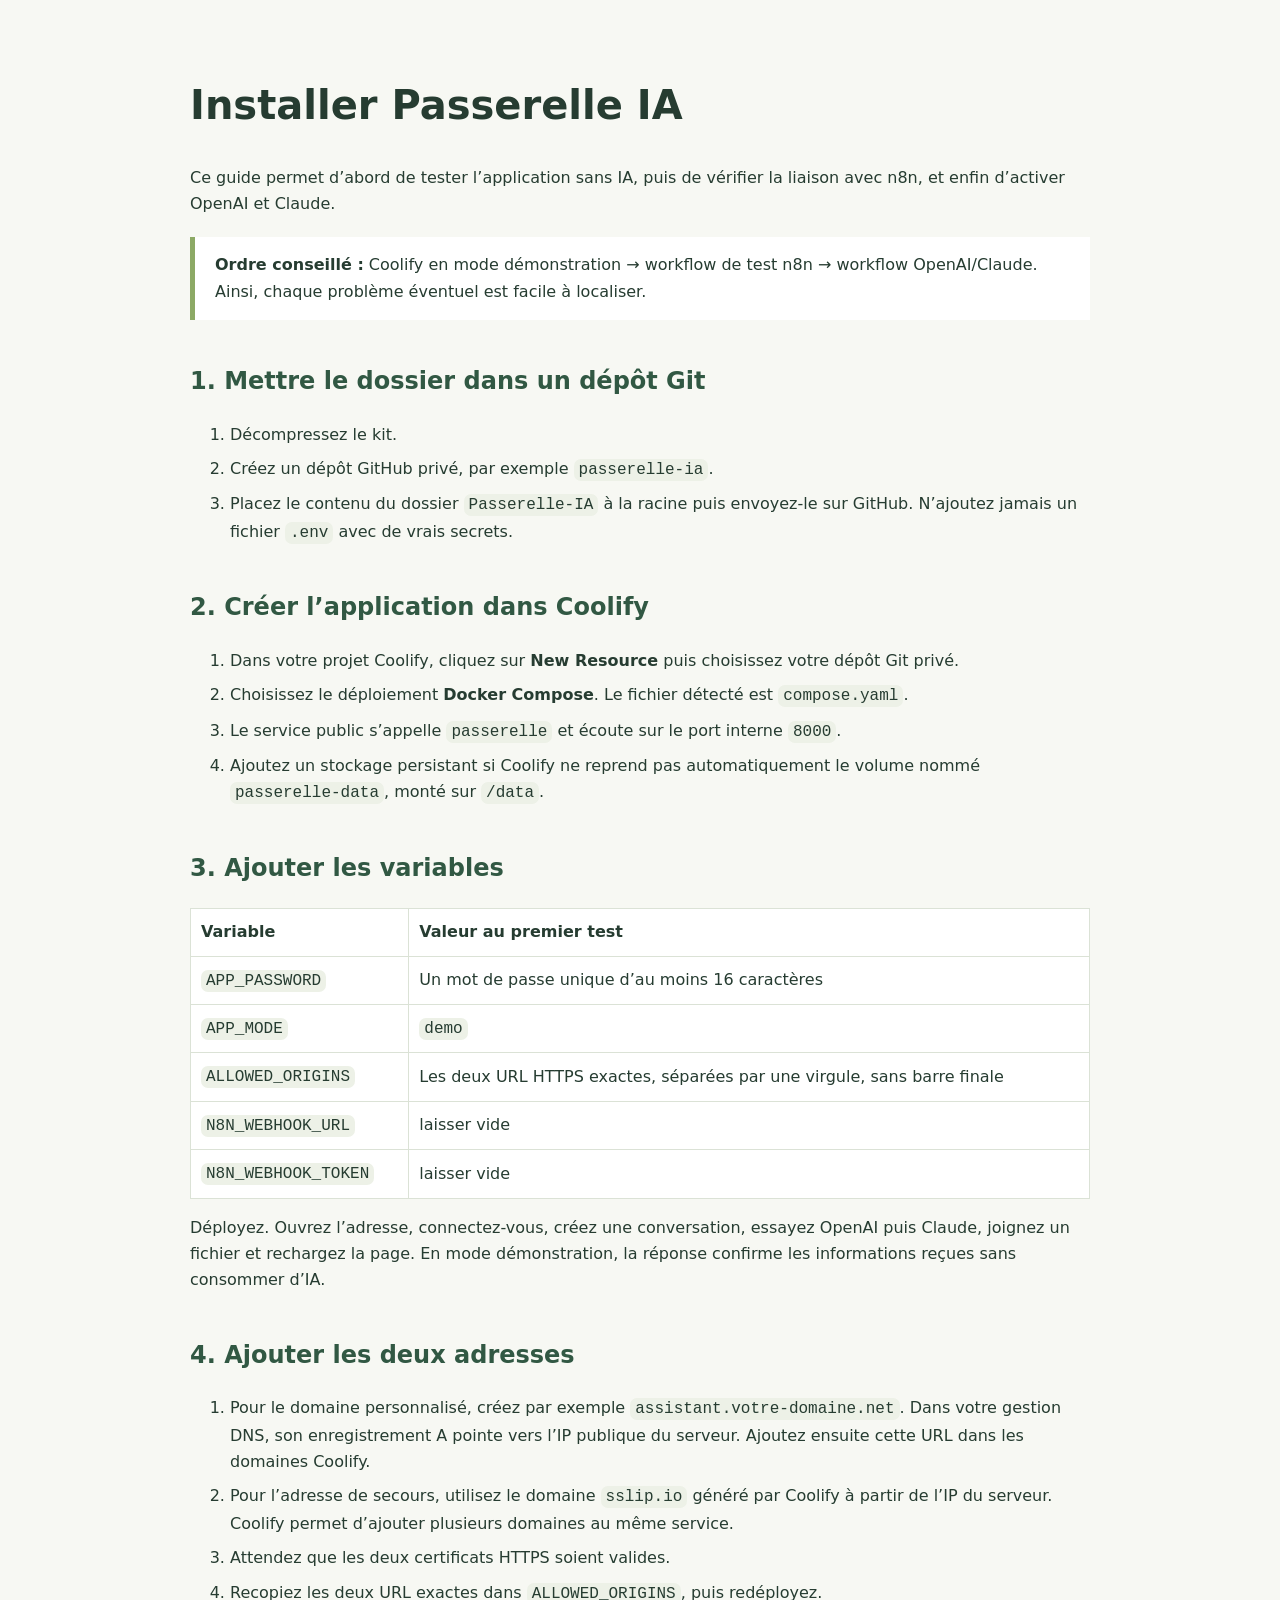
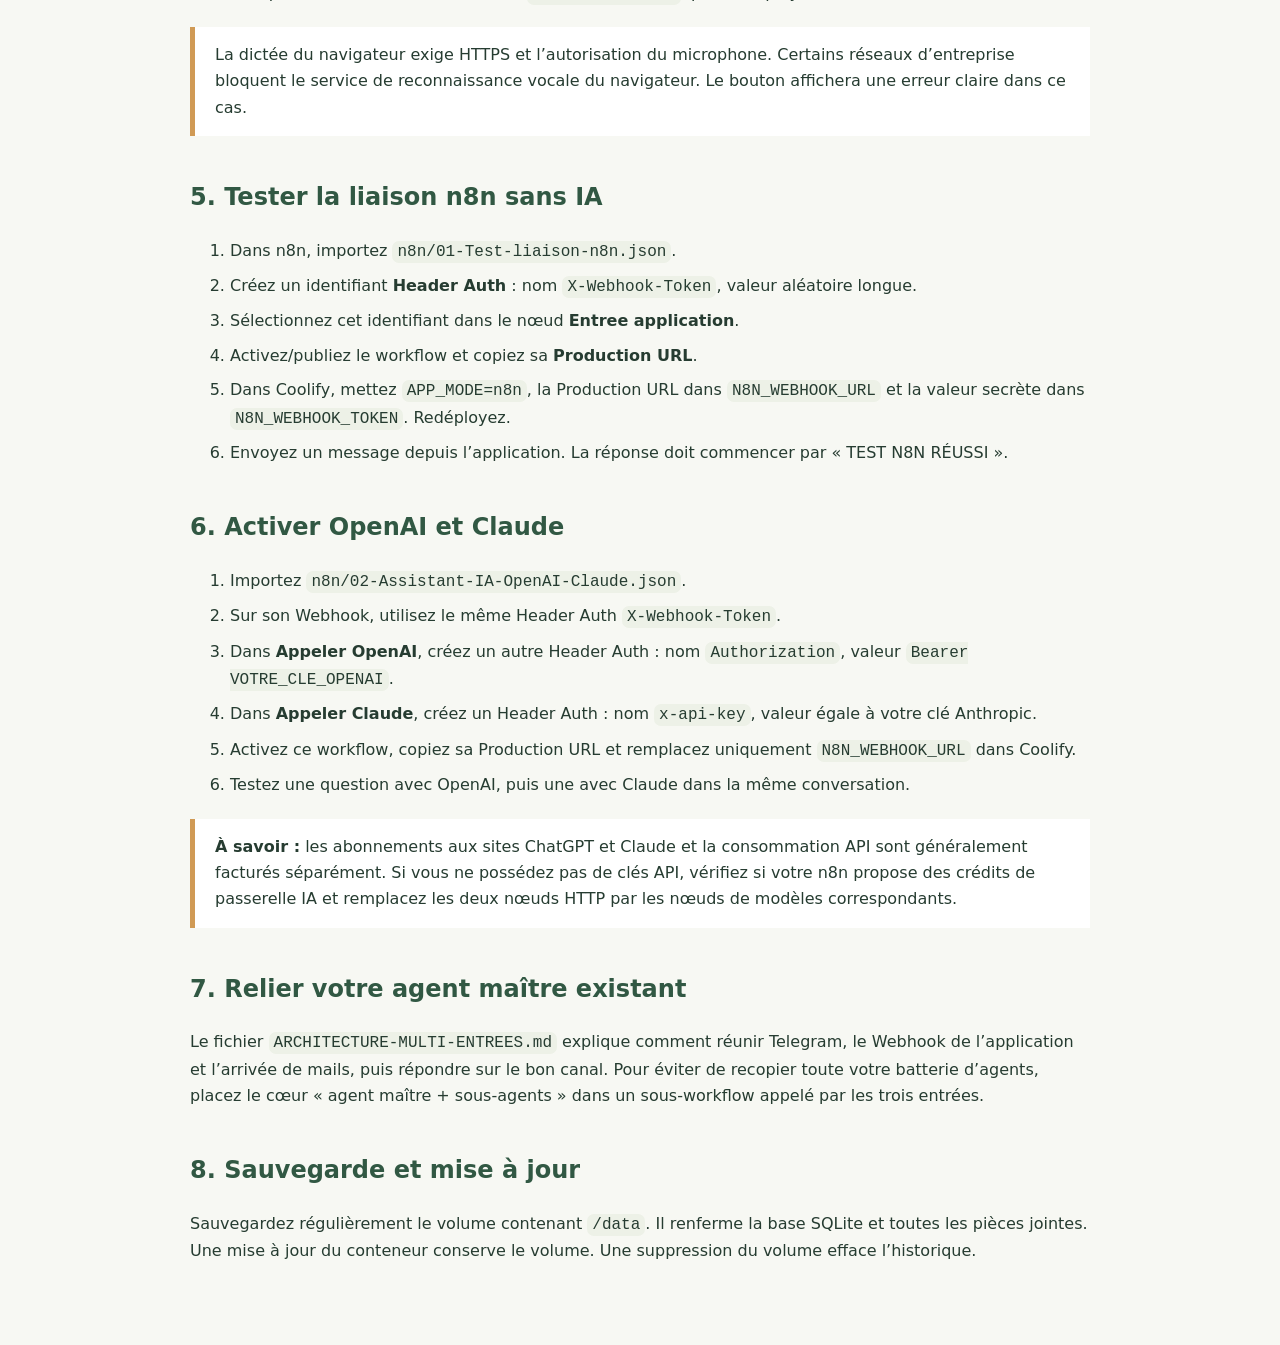
<file: DEMARRER-ICI.html>
<!doctype html><html lang="fr"><head><meta charset="utf-8"><meta name="viewport" content="width=device-width"><title>Installer Passerelle IA</title><style>body{font:16px/1.65 system-ui;color:#263c31;background:#f7f8f3;margin:0}main{max-width:900px;margin:auto;padding:45px 25px 90px}h1{font-size:40px}h2{margin-top:42px;color:#315843}code,pre{background:#edf1e7;border-radius:7px}code{padding:2px 5px}pre{padding:16px;overflow:auto}.box{border-left:5px solid #8ca965;background:white;padding:15px 20px;margin:20px 0}.warn{border-color:#d09a55}li{margin:8px 0}table{border-collapse:collapse;width:100%;background:#fff}td,th{border:1px solid #dbe2d6;padding:10px;text-align:left}a{color:#3d6d4b}</style></head><body><main><h1>Installer Passerelle IA</h1><p>Ce guide permet d’abord de tester l’application sans IA, puis de vérifier la liaison avec n8n, et enfin d’activer OpenAI et Claude.</p>
<div class="box"><strong>Ordre conseillé :</strong> Coolify en mode démonstration → workflow de test n8n → workflow OpenAI/Claude. Ainsi, chaque problème éventuel est facile à localiser.</div>
<h2>1. Mettre le dossier dans un dépôt Git</h2><ol><li>Décompressez le kit.</li><li>Créez un dépôt GitHub privé, par exemple <code>passerelle-ia</code>.</li><li>Placez le contenu du dossier <code>Passerelle-IA</code> à la racine puis envoyez-le sur GitHub. N’ajoutez jamais un fichier <code>.env</code> avec de vrais secrets.</li></ol>
<h2>2. Créer l’application dans Coolify</h2><ol><li>Dans votre projet Coolify, cliquez sur <strong>New Resource</strong> puis choisissez votre dépôt Git privé.</li><li>Choisissez le déploiement <strong>Docker Compose</strong>. Le fichier détecté est <code>compose.yaml</code>.</li><li>Le service public s’appelle <code>passerelle</code> et écoute sur le port interne <code>8000</code>.</li><li>Ajoutez un stockage persistant si Coolify ne reprend pas automatiquement le volume nommé <code>passerelle-data</code>, monté sur <code>/data</code>.</li></ol>
<h2>3. Ajouter les variables</h2><table><tr><th>Variable</th><th>Valeur au premier test</th></tr><tr><td><code>APP_PASSWORD</code></td><td>Un mot de passe unique d’au moins 16 caractères</td></tr><tr><td><code>APP_MODE</code></td><td><code>demo</code></td></tr><tr><td><code>ALLOWED_ORIGINS</code></td><td>Les deux URL HTTPS exactes, séparées par une virgule, sans barre finale</td></tr><tr><td><code>N8N_WEBHOOK_URL</code></td><td>laisser vide</td></tr><tr><td><code>N8N_WEBHOOK_TOKEN</code></td><td>laisser vide</td></tr></table><p>Déployez. Ouvrez l’adresse, connectez-vous, créez une conversation, essayez OpenAI puis Claude, joignez un fichier et rechargez la page. En mode démonstration, la réponse confirme les informations reçues sans consommer d’IA.</p>
<h2>4. Ajouter les deux adresses</h2><ol><li>Pour le domaine personnalisé, créez par exemple <code>assistant.votre-domaine.net</code>. Dans votre gestion DNS, son enregistrement A pointe vers l’IP publique du serveur. Ajoutez ensuite cette URL dans les domaines Coolify.</li><li>Pour l’adresse de secours, utilisez le domaine <code>sslip.io</code> généré par Coolify à partir de l’IP du serveur. Coolify permet d’ajouter plusieurs domaines au même service.</li><li>Attendez que les deux certificats HTTPS soient valides.</li><li>Recopiez les deux URL exactes dans <code>ALLOWED_ORIGINS</code>, puis redéployez.</li></ol><div class="box warn">La dictée du navigateur exige HTTPS et l’autorisation du microphone. Certains réseaux d’entreprise bloquent le service de reconnaissance vocale du navigateur. Le bouton affichera une erreur claire dans ce cas.</div>
<h2>5. Tester la liaison n8n sans IA</h2><ol><li>Dans n8n, importez <code>n8n/01-Test-liaison-n8n.json</code>.</li><li>Créez un identifiant <strong>Header Auth</strong> : nom <code>X-Webhook-Token</code>, valeur aléatoire longue.</li><li>Sélectionnez cet identifiant dans le nœud <strong>Entree application</strong>.</li><li>Activez/publiez le workflow et copiez sa <strong>Production URL</strong>.</li><li>Dans Coolify, mettez <code>APP_MODE=n8n</code>, la Production URL dans <code>N8N_WEBHOOK_URL</code> et la valeur secrète dans <code>N8N_WEBHOOK_TOKEN</code>. Redéployez.</li><li>Envoyez un message depuis l’application. La réponse doit commencer par « TEST N8N RÉUSSI ».</li></ol>
<h2>6. Activer OpenAI et Claude</h2><ol><li>Importez <code>n8n/02-Assistant-IA-OpenAI-Claude.json</code>.</li><li>Sur son Webhook, utilisez le même Header Auth <code>X-Webhook-Token</code>.</li><li>Dans <strong>Appeler OpenAI</strong>, créez un autre Header Auth : nom <code>Authorization</code>, valeur <code>Bearer VOTRE_CLE_OPENAI</code>.</li><li>Dans <strong>Appeler Claude</strong>, créez un Header Auth : nom <code>x-api-key</code>, valeur égale à votre clé Anthropic.</li><li>Activez ce workflow, copiez sa Production URL et remplacez uniquement <code>N8N_WEBHOOK_URL</code> dans Coolify.</li><li>Testez une question avec OpenAI, puis une avec Claude dans la même conversation.</li></ol>
<div class="box warn"><strong>À savoir :</strong> les abonnements aux sites ChatGPT et Claude et la consommation API sont généralement facturés séparément. Si vous ne possédez pas de clés API, vérifiez si votre n8n propose des crédits de passerelle IA et remplacez les deux nœuds HTTP par les nœuds de modèles correspondants.</div>
<h2>7. Relier votre agent maître existant</h2><p>Le fichier <code>ARCHITECTURE-MULTI-ENTREES.md</code> explique comment réunir Telegram, le Webhook de l’application et l’arrivée de mails, puis répondre sur le bon canal. Pour éviter de recopier toute votre batterie d’agents, placez le cœur « agent maître + sous-agents » dans un sous-workflow appelé par les trois entrées.</p>
<h2>8. Sauvegarde et mise à jour</h2><p>Sauvegardez régulièrement le volume contenant <code>/data</code>. Il renferme la base SQLite et toutes les pièces jointes. Une mise à jour du conteneur conserve le volume. Une suppression du volume efface l’historique.</p>
</main></body></html>
</file>
